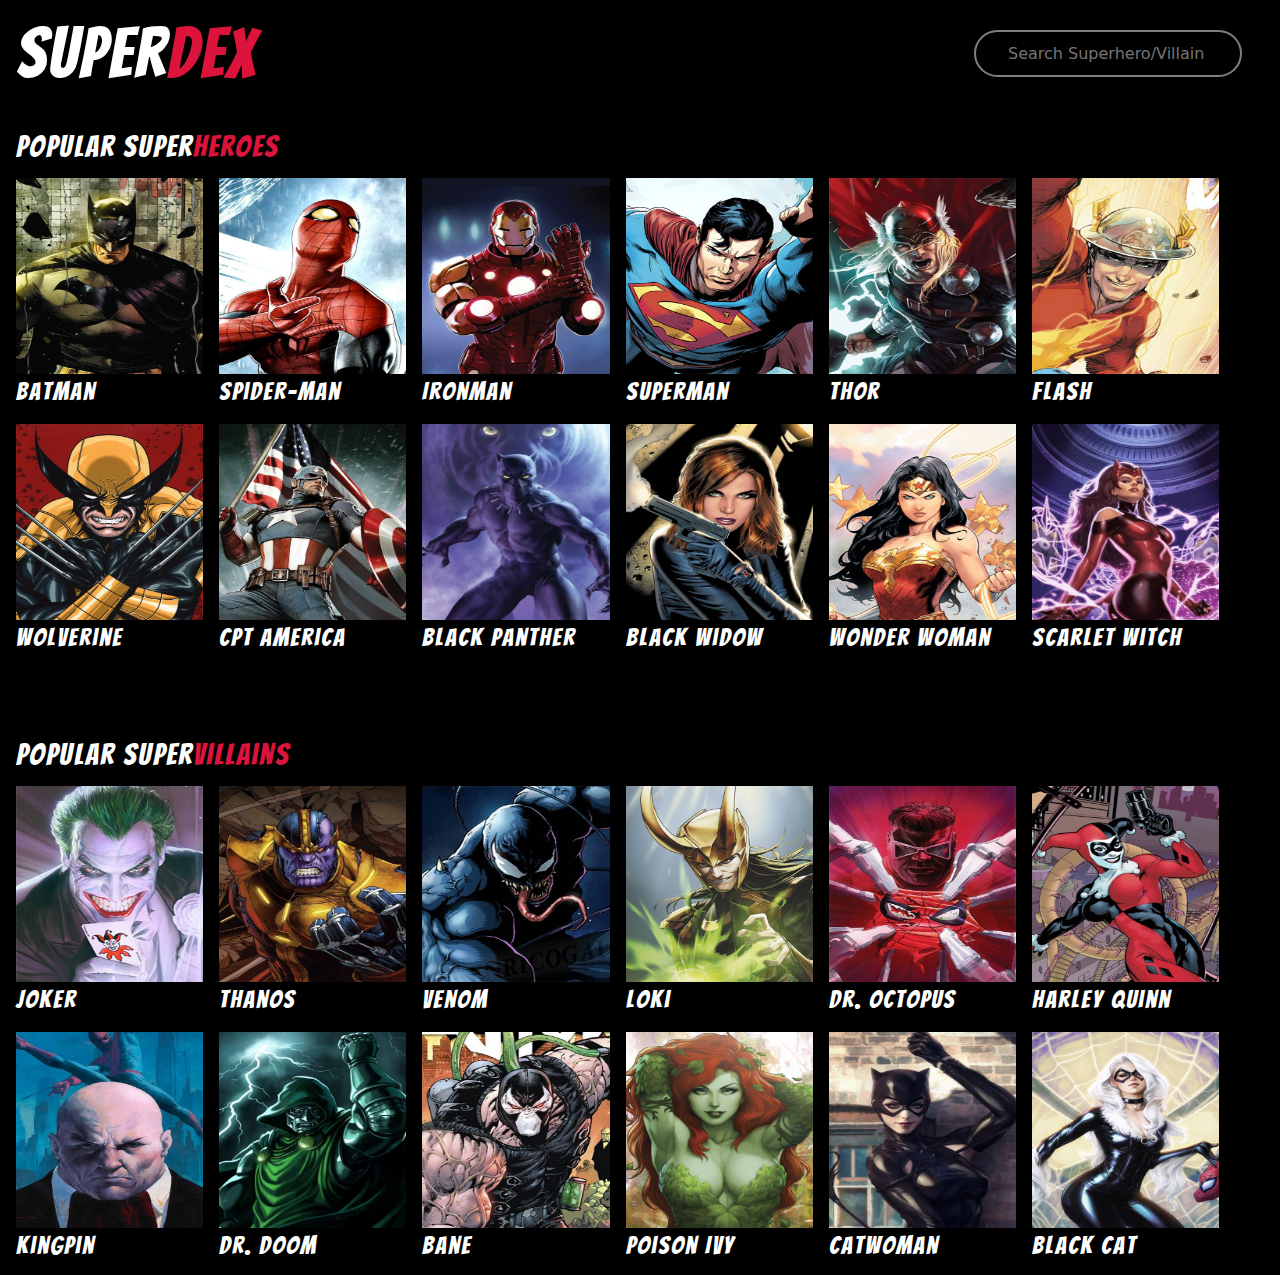
<file: index.html>
<!DOCTYPE html>
<html lang="en">
<head>
    <meta charset="UTF-8">
    <meta name="viewport" content="width=device-width, initial-scale=1.0">
    <link rel="preconnect" href="https://fonts.googleapis.com">
    <link rel="preconnect" href="https://fonts.gstatic.com" crossorigin>
    <link href="https://fonts.googleapis.com/css2?family=Bangers&family=Roboto:ital,wght@0,100;0,300;0,400;0,500;0,700;0,900;1,100;1,300;1,400;1,500;1,700;1,900&display=swap" rel="stylesheet">
    <link rel="stylesheet" href="https://cdnjs.cloudflare.com/ajax/libs/font-awesome/6.6.0/css/all.min.css" integrity="sha512-Kc323vGBEqzTmouAECnVceyQqyqdsSiqLQISBL29aUW4U/M7pSPA/gEUZQqv1cwx4OnYxTxve5UMg5GT6L4JJg==" crossorigin="anonymous" referrerpolicy="no-referrer" />
    <link rel="stylesheet" href="style.css">
    <link rel="stylesheet" href="responsive.css">
    <link rel="shortcut icon" href="images/icon.png" type="image/x-icon">
    <title>SuperDex</title>
</head>
<body>
    <div class="sign"></div>
    <div class="nav">
        <span class="head"><a href="index.html"><h1 class="bangers-regular">Super</h1><h1 class="dex bangers-regular">Dex</h1></a></span>
        <div id="nav-right">
            <form action="" style="display: flex;" class="form-search">
                <input type="text" name="" placeholder="Search Superhero/Villain" autocomplete="off" id="search">
                <button type="submit" id="search-btn"><i class="fa-solid fa-magnifying-glass"></i></button>
                <div class="search-list" id="search-list">
                    <!-- <img src="images/thumbnail-batman.jpg" alt="">
                    <p>Batman</p> -->
                </div>
            </form>
        </div>
    </div>
    <div class="main-wrapper">
        <div class="hero-container">
            <span class="head"><h1>Popular Super</h1><h1 class="dex">Heroes</h1></span>
            <div class="c1">
                <div id="70" class="card"><img src="images/thumbnail-batman.jpg" alt=""><h1>Batman</h1></div>
                <div id="620" class="card"><img src="images/sp.jpg" alt=""><h1>Spider-Man</h1></div>
                <div id="346" class="card"><img src="images/im.jpg" alt=""><h1>IronMan</h1></div>
                <div id="644" class="card"><img src="images/sm.jpg" alt=""><h1>Superman</h1></div>
                <div id="659" class="card"><img src="images/tr.jpg" alt=""><h1>Thor</h1></div>
                <div id="263" class="card"><img src="images/fl.jpg" alt=""><h1>Flash</h1></div>
            </div>
            <div class="c1">
                <div id="717" class="card"><img src="images/wv.jpg" alt=""><h1>Wolverine</h1></div>
                <div id="149" class="card"><img src="images/cap.jpg" alt=""><h1>Cpt America</h1></div>
                <div id="106" class="card"><img src="images/bp.jpg" alt=""><h1>Black Panther</h1></div>
                <div id="107" class="card"><img src="images/bw.jpg" alt=""><h1>Black Widow</h1></div>
                <div id="720" class="card"><img src="images/ww.jpg" alt=""><h1>Wonder Woman</h1></div>
                <div id="579" class="card"><img src="images/sw.jpg" alt=""><h1>Scarlet Witch</h1></div>
            </div>
            <div class="c1resp">
                <div id="70" class="card"><img src="images/thumbnail-batman.jpg" alt=""><h1>Batman</h1></div>
                <div id="620" class="card"><img src="images/sp.jpg" alt=""><h1>Spider-Man</h1></div>
                <div id="346" class="card"><img src="images/im.jpg" alt=""><h1>IronMan</h1></div>
                <div id="644" class="card"><img src="images/sm.jpg" alt=""><h1>Superman</h1></div>
            </div>
            <div class="c1resp">
                <div id="659" class="card"><img src="images/tr.jpg" alt=""><h1>Thor</h1></div>
                <div id="263" class="card"><img src="images/fl.jpg" alt=""><h1>Flash</h1></div>
                <div id="717" class="card"><img src="images/wv.jpg" alt=""><h1>Wolverine</h1></div>
                <div id="149" class="card"><img src="images/cap.jpg" alt=""><h1>Cpt America</h1></div>
            </div>
            <div class="c1resp">
                <div id="106" class="card"><img src="images/bp.jpg" alt=""><h1>Black Panther</h1></div>
                <div id="107" class="card"><img src="images/bw.jpg" alt=""><h1>Black Widow</h1></div>
                <div id="720" class="card"><img src="images/ww.jpg" alt=""><h1>Wonder Woman</h1></div>
                <div id="579" class="card"><img src="images/sw.jpg" alt=""><h1>Scarlet Witch</h1></div>
            </div>
            <div class="c2resp">
                <div id="70" class="card"><img src="images/thumbnail-batman.jpg" alt=""><h1>Batman</h1></div>
                <div id="620" class="card"><img src="images/sp.jpg" alt=""><h1>Spider-Man</h1></div>
                <div id="346" class="card"><img src="images/im.jpg" alt=""><h1>IronMan</h1></div>
            </div>
            <div class="c2resp">
                <div id="644" class="card"><img src="images/sm.jpg" alt=""><h1>Superman</h1></div>
                <div id="659" class="card"><img src="images/tr.jpg" alt=""><h1>Thor</h1></div>
                <div id="263" class="card"><img src="images/fl.jpg" alt=""><h1>Flash</h1></div>
            </div>
            <div class="c2resp">
                <div id="717" class="card"><img src="images/wv.jpg" alt=""><h1>Wolverine</h1></div>
                <div id="149" class="card"><img src="images/cap.jpg" alt=""><h1>Cpt America</h1></div>
                <div id="106" class="card"><img src="images/bp.jpg" alt=""><h1>Black Panther</h1></div>
            </div>
            <div class="c2resp">
                <div id="107" class="card"><img src="images/bw.jpg" alt=""><h1>Black Widow</h1></div>
                <div id="720" class="card"><img src="images/ww.jpg" alt=""><h1>Wonder Woman</h1></div>
                <div id="579" class="card"><img src="images/sw.jpg" alt=""><h1>Scarlet Witch</h1></div>
            </div>
        </div>
        <div class="villain-container">
            <span class="head"><h1>Popular Super</h1><h1 class="dex">Villains</h1></span>
            <div class="c1">
                <div id="370" class="card"><img src="images/jk.jpg" alt=""><h1>Joker</h1></div>
                <div id="655" class="card"><img src="images/than.jpg" alt=""><h1>Thanos</h1></div>
                <div id="687" class="card"><img src="images/vn.jpg" alt=""><h1>Venom</h1></div>
                <div id="414" class="card"><img src="images/lok.jpg" alt=""><h1>Loki</h1></div>
                <div id="225" class="card"><img src="images/doc.jpg" alt=""><h1>Dr. Octopus</h1></div>
                <div id="309" class="card"><img src="images/har.jpg" alt=""><h1>Harley Quinn</h1></div>
            </div>
            <div class="c1">
                <div id="391" class="card"><img src="images/kp.jpg" alt=""><h1>Kingpin</h1></div>
                <div id="222" class="card"><img src="images/doom.jpg" alt=""><h1>Dr. Doom</h1></div>
                <div id="60" class="card"><img src="images/bane.jpg" alt=""><h1>Bane</h1></div>
                <div id="522" class="card"><img src="images/ivy.jpg" alt=""><h1>Poison Ivy</h1></div>
                <div id="165" class="card"><img src="images/cat.jpg" alt=""><h1>Catwoman</h1></div>
                <div id="99" class="card"><img src="images/bcat.jpg" alt=""><h1>Black Cat</h1></div>
            </div>
            <div class="c1resp">
                <div id="370" class="card"><img src="images/jk.jpg" alt=""><h1>Joker</h1></div>
                <div id="655" class="card"><img src="images/than.jpg" alt=""><h1>Thanos</h1></div>
                <div id="687" class="card"><img src="images/vn.jpg" alt=""><h1>Venom</h1></div>
                <div id="414" class="card"><img src="images/lok.jpg" alt=""><h1>Loki</h1></div>
            </div>
            <div class="c1resp">
                <div id="225" class="card"><img src="images/doc.jpg" alt=""><h1>Dr. Octopus</h1></div>
                <div id="309" class="card"><img src="images/har.jpg" alt=""><h1>Harley Quinn</h1></div>
                <div id="391" class="card"><img src="images/kp.jpg" alt=""><h1>Kingpin</h1></div>
                <div id="222" class="card"><img src="images/doom.jpg" alt=""><h1>Dr. Doom</h1></div>
            </div>
            <div class="c1resp">
                <div id="60" class="card"><img src="images/bane.jpg" alt=""><h1>Bane</h1></div>
                <div id="522" class="card"><img src="images/ivy.jpg" alt=""><h1>Poison Ivy</h1></div>
                <div id="165" class="card"><img src="images/cat.jpg" alt=""><h1>Catwoman</h1></div>
                <div id="99" class="card"><img src="images/bcat.jpg" alt=""><h1>Black Cat</h1></div>
            </div>
            <div class="c2resp">
                <div id="370" class="card"><img src="images/jk.jpg" alt=""><h1>Joker</h1></div>
                <div id="655" class="card"><img src="images/than.jpg" alt=""><h1>Thanos</h1></div>
                <div id="687" class="card"><img src="images/vn.jpg" alt=""><h1>Venom</h1></div>
            </div>
            <div class="c2resp">
                <div id="414" class="card"><img src="images/lok.jpg" alt=""><h1>Loki</h1></div>
                <div id="225" class="card"><img src="images/doc.jpg" alt=""><h1>Dr. Octopus</h1></div>
                <div id="309" class="card"><img src="images/har.jpg" alt=""><h1>Harley Quinn</h1></div>
            </div>
            <div class="c2resp">
                <div id="391" class="card"><img src="images/kp.jpg" alt=""><h1>Kingpin</h1></div>
                <div id="222" class="card"><img src="images/doom.jpg" alt=""><h1>Dr. Doom</h1></div>
                <div id="60" class="card"><img src="images/bane.jpg" alt=""><h1>Bane</h1></div>
            </div>
            <div class="c2resp">
                <div id="522" class="card"><img src="images/ivy.jpg" alt=""><h1>Poison Ivy</h1></div>
                <div id="165" class="card"><img src="images/cat.jpg" alt=""><h1>Catwoman</h1></div>
                <div id="99" class="card"><img src="images/bcat.jpg" alt=""><h1>Black Cat</h1></div>
            </div>
        </div>

    </div>
    <script src="app.js"></script>
</body>
</html>
</file>
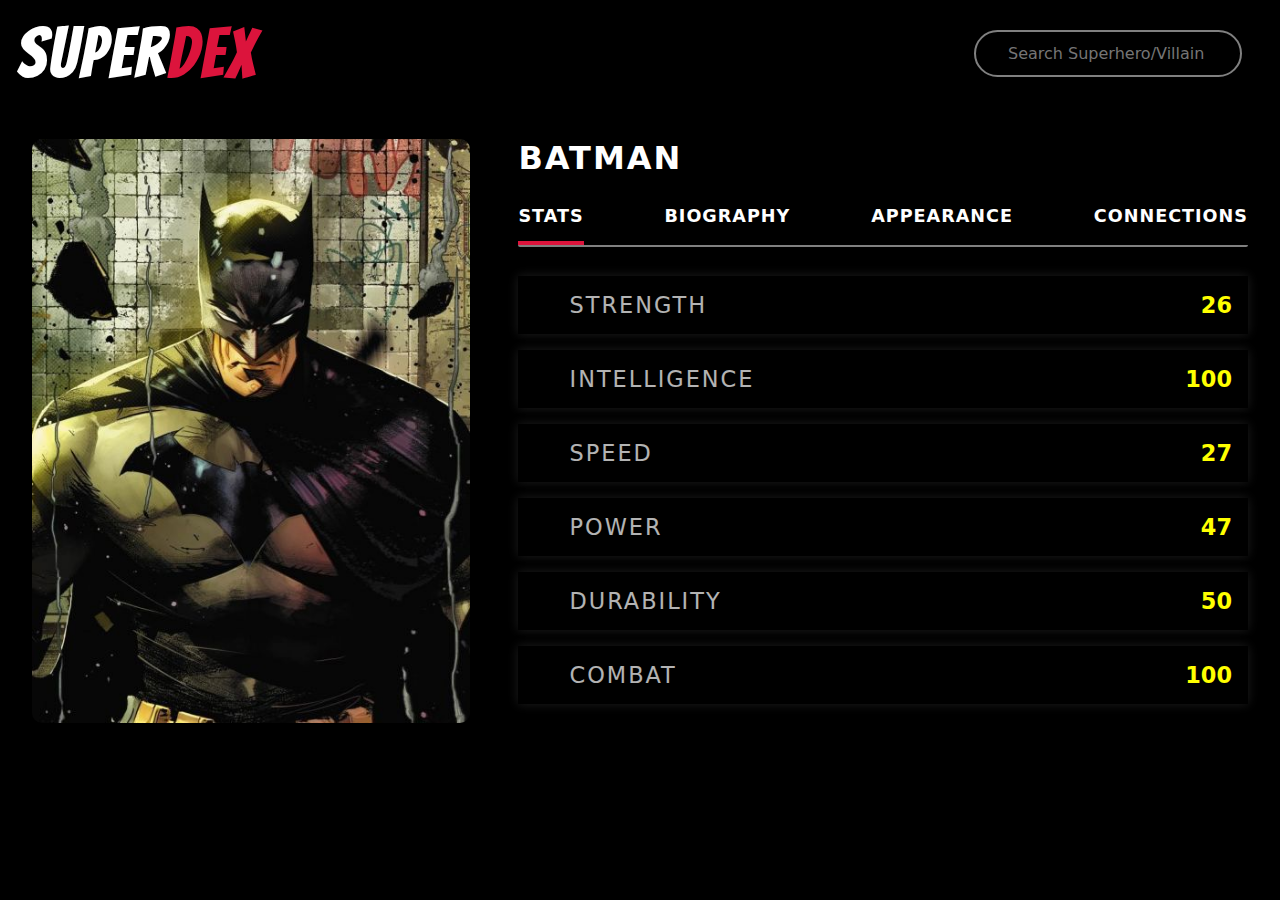
<file: superhero.html>
<!DOCTYPE html>
<html lang="en">
<head>
    <meta charset="UTF-8">
    <meta name="viewport" content="width=device-width, initial-scale=1.0">
    <link rel="preconnect" href="https://fonts.googleapis.com">
    <link rel="preconnect" href="https://fonts.gstatic.com" crossorigin>
    <link href="https://fonts.googleapis.com/css2?family=Bangers&family=Roboto:ital,wght@0,100;0,300;0,400;0,500;0,700;0,900;1,100;1,300;1,400;1,500;1,700;1,900&display=swap" rel="stylesheet">
    <link rel="stylesheet" href="https://cdnjs.cloudflare.com/ajax/libs/font-awesome/6.6.0/css/all.min.css" integrity="sha512-Kc323vGBEqzTmouAECnVceyQqyqdsSiqLQISBL29aUW4U/M7pSPA/gEUZQqv1cwx4OnYxTxve5UMg5GT6L4JJg==" crossorigin="anonymous" referrerpolicy="no-referrer" />
    <link rel="stylesheet" href="style.css">
    <link rel="stylesheet" href="responsive.css">
    <link rel="shortcut icon" href="images/icon.png" type="image/x-icon">
    <title>SuperDex</title>
</head>
<body>
    <div class="sign"></div>
    <div class="nav">
        <span class="head"><a href="index.html" class="bangers-regular"><h1>Super</h1><h1 class="dex">Dex</h1></a></span>
        <div id="nav-right">
            <form action="" style="display: flex;" class="form-search">
                <input type="text" name="" placeholder="Search Superhero/Villain" autocomplete="off" id="search">
                <button type="submit" id="search-btn"><i class="fa-solid fa-magnifying-glass"></i></button>
                <div class="search-list" id="search-list">
                    <div class="search-list-item">
                        <!-- <img src="images/thumbnail-batman.jpg" alt="">
                        <p>Batman</p> -->
                    </div>
                </div>
            </form>
        </div>
    </div>
    <div class="main-body">
        <div class="main-content">
            <div class="image">
                <img src="images/thumbnail-batman.jpg" alt="">
            </div>
            <div class="c-list">
                <div class="name">Batman</div>
                <div class="tabs">
                    <button class="tab" id="1">
                        <span>Stats</span>
                    </button>
                    <button class="tab" id="2">
                        <span>Biography</span>
                    </button>
                    <button class="tab" id="3">
                        <span>Appearance</span>
                    </button>
                    <button class="tab" id="4">
                        <span>Connections</span>
                    </button>
                </div>
                <div class="tabs-bodies">
                    <ul class="tab-body stats">
                        <li>
                            <div>
                                <i class="fa-solid fa-dumbbell"></i>
                                <span>Strength</span>
                            </div>
                            <span>26</span>
                        </li>
                        <li>
                            <div>
                                <i class="fa-solid fa-brain"></i>
                                <span>Intelligence</span>
                            </div>
                            <span>100</span>
                        </li>
                        <li>
                            <div>
                                <i class="fa-solid fa-person-running"></i>
                                <span>Speed</span>
                            </div>
                            <span>27</span>
                        </li>
                        <li>
                            <div>
                                <i class="fa-solid fa-hand-fist"></i>
                                <span>Power</span>
                            </div>
                            <span>47</span>
                        </li>
                        <li>
                            <div>
                                <i class="fa-solid fa-shield"></i>
                                <span>Durability</span>
                            </div>
                            <span>50</span>
                        </li>
                        <li>
                            <div>
                                <i class="fa-solid fa-khanda"></i>
                                <span>Combat</span>
                            </div>
                            <span>100</span>
                        </li>
                    </ul>
                    <ul class="tab-body biography">
                        <li>
                            <span>Full Name: </span>
                            <span>Bruce Wayne</span>
                        </li>
                        <li>
                            <span>Alter Egos: </span>
                            <span>No alter egos found</span>
                        </li>
                        <li>
                            <span>Aliases: </span>
                            <span>Batman II, The Tomorrow Knight, Batman Beyond</span>
                        </li>
                        <li>
                            <span>Place of Birth: </span>
                            <span>Gotham City</span>
                        </li>
                        <li>
                            <span>First Appearance: </span>
                            <span>Batman Beyond #1</span>
                        </li>
                        <li>
                            <span>Publishers: </span>
                            <span>DC comics</span>
                        </li>
                    </ul>
                    <ul class="tab-body appearance">
                        <li>
                            <span>
                                <i class="fa-solid fa-star"></i>Gender
                            </span>
                            <span>Male</span>
                        </li>
                        <li>
                            <span>
                                <i class="fa-solid fa-star"></i>Race
                            </span>
                            <span>Human</span>
                        </li>
                        <li>
                            <span>
                                <i class="fa-solid fa-star"></i>Height
                            </span>
                            <span>5' 10'</span>
                        </li>
                        <li>
                            <span>
                                <i class="fa-solid fa-star"></i>Weight
                            </span>
                            <span>170 lb</span>
                        </li>
                        <li>
                            <span>
                                <i class="fa-solid fa-star"></i>Eye-color
                            </span>
                            <span>Blue</span>
                        </li>
                        <li>
                            <span>
                                <i class="fa-solid fa-star"></i>Hair-color
                            </span>
                            <span>Black</span>
                        </li>
                    </ul>
                    <ul class="tab-body connections">
                        <li>
                            <span>Group--Affiliation</span>
                            <span>Batman Family, Justice League Unlimited</span>
                        </li>
                        <li>
                            <span>Relatives</span>
                            <span>Damian Wayne (son), Dick Grayson (adopted son), Tim Drake (adopted son), Jason Todd (adopted son), Cassandra Cain (adopted ward), Martha Wayne (mother, deceased), Thomas Wayne (father, deceased), Alfred Pennyworth (former guardian), Roderick Kane (grandfather, deceased), Elizabeth Kane (grandmother, deceased), Nathan Kane (uncle, deceased), Simon Hurt (ancestor), Wayne Family</span>
                        </li>
                    </ul>
                </div>
            </div>
        </div>
    </div>
    <script src="app.js"></script>
</body>
</html>
</file>
<file: style.css>
*{
    margin: 0;
    padding: 0;
    border: border-box;
    color: white;
    font-family: system-ui, -apple-system, BlinkMacSystemFont, 'Segoe UI', Roboto, Oxygen, Ubuntu, Cantarell, 'Open Sans', 'Helvetica Neue', sans-serif;
}

@font-face {
    font-family: hero;
    src: url("Bangers-Regular.ttf");
}

.sign{
    z-index: 10000;
    position: fixed;
    display: none;
    transition: all 0.2s;
    height: 100px;
    width: 100px;
}

.snh{
    display: block;
}

.cursor0{
    background-image: url('images/pow.png');
    background-size: cover;
}

.cursor1{
    background-size: cover;
    background-image: url('images/boom.png');
}

.cursor2{
    background-size: cover;
    background-image: url('images/bang.png');
}

html,body{
    height: 100%;
    width: 100%;
}

body{
    background-color: black;
}

h1{
    font-size: 70px;
    font-family: hero;
    font-weight: 400;
    color: white;
    letter-spacing: 2px;
}

.nav{
    display: flex;
    justify-content: space-between;
    align-items: center;
    padding: 1rem 1rem;
    max-width: 100vw;
}

.dex{
    color: crimson;
}

.head{
    display: flex;
}

.head a{
    display: flex;
    text-decoration: none;
    letter-spacing: 4px;
}

#nav-right{
    display: flex;
    justify-content: center;
    align-items: center;
    width: 25%;
}

form{
    padding: 0.75rem 2rem;
    /* outline: none; */
    border-radius: 50px;
    /* font-size: 1rem; */
    background-color: transparent;
    border: 2px solid gray;
    color: white;
    max-width: 100%;
    position: relative;
}

#search{
    border: none;
    outline: none;
    font-size: 1rem;
    max-width: 100%;
    background-color: transparent;
}

#search-btn{
    color: white;
    font-size: 1.1rem;
    border: none;
    background-color: transparent;
    outline: none;
    max-width: 50%;
}

.search-list{
    z-index: 10;
    position: absolute;
    top: calc(100% + 0.75rem);
    left: 0;
    min-width: 100%;
    max-height: 420px;
    overflow-y: scroll;
}

.search-list-item{
    display: flex;
    align-items: center;
    padding: 0.4rem 0;
    background-color: black;
}

.search-list-item img{
    width: 70px;
    margin-right: 0.5rem;
}

.search-list-item p{
    font-weight: 700;
    cursor: pointer;
}

.main-wrapper{
    height: 100dvh;
    max-width: 100vw;
    background-color: black;
}

.hero-container{
    height: 40vw;
    max-width: 100%;
    /* background-color: beige; */
    padding: 1.5rem 1rem;
    margin-bottom: 3rem;
}

.hero-container h1,.villain-container h1{
    font-size: 30px;
    /* text-decoration: underline; */
}

.card h1{
    font-size: 25px;
    text-decoration: none;
}

.c1{
    max-width: 100%;
    height: 45%;
    display: flex;
    /* background-color: blue; */
    margin-top: 1rem;
}

.c1resp{
    max-width: 100%;
    height: 45%;
    display: flex;
    /* background-color: blue; */
    margin-top: 1rem;
    display: none;
}

.c2resp{
    display: none;
}

.c1resp .card{
    margin-right: 1rem;
    width: 24%;
    /* height: 100%; */
    background-color: black;
    background-position: center;
    background-size: cover;
    cursor: pointer;
    transition: all 0.3s;
}

.card{
    /* margin-top: 0.75rem; */
    margin-right: 1rem;
    width: 15%;
    height: 100%;
    background-color: black;
    background-position: center;
    background-size: cover;
    cursor: pointer;
    transition: all 0.3s;
}

.card:hover{
    scale: 1.1;
}

.card img{
    width: 100%;
    height: 85%;
}

.villain-container{
    height: 40vw;
    max-width: 100%;
    /* background-color: brown; */
    padding: 1.5rem 1rem;
    margin-top: 1rem;
}

.last{
    margin-bottom: 1rem;
}

li{
    list-style: none;
}

button{
    outline: none;
    border: none;
    background-color: transparent;
    font-size: 1rem;
}

.tabs{
    display: flex;
    align-items: center;
    justify-content: space-between;
    border-bottom: 2px solid gray;
    border-radius: 2px;
    padding-bottom: 1.2rem;
    margin: 1.8rem 0;
}

.tab{
    text-transform: uppercase;
    letter-spacing: 1px;
    position: relative;
    font-weight: 600;
    font-size: 1.1rem;
    color: white;
    cursor: pointer;
    transition: all 0.3s ease-in-out;
}

.tab:hover{
    opacity: 0.9;
}

.tab.active-tab::after{
    content: "";
    left: 0;
    width: 100%;
    position: absolute;
    background-color: crimson;
    height: 4px;
    bottom: -1.2rem;
}

.main-content{
    margin: 2rem 2rem;
    display: grid;
    grid-template-columns: 2fr 3fr;
}

.main-content img{
    width: 90%;
    border-radius: 10px;
    overflow: hidden;
}

.main-content .name{
    text-transform: uppercase;
    letter-spacing: 2px;
    font-size: 2rem;
    font-weight: 600;
}

.stats{
    display: none;
}

.stats li{
    display: flex;
    justify-content: space-between;
    margin: 1rem auto;
    padding: 1rem;
    font-size: 1.4rem;
    box-shadow: 0 0 10px rgba(77, 77, 77, 0.377);
}

.stats li div i{
    color: crimson;
    font-size: 1.4rem;
}

.stats li div span{
    text-transform: uppercase;
    letter-spacing: 2px;
    border-radius: 5px;
    padding: 0 1rem;
    margin: 0 1.2rem;
    opacity: 0.7;
    font-size: 1.4rem;
}

.stats li>span{
    color: yellow;
    font-weight: 600;
}

.biography{
    display: none;
}

.biography li{
    margin: 3rem 0;
}

.biography li span{
    font-weight: 600;
    font-size: 1.3rem;
}

.biography li span:first-child{
    color: crimson;
    font-weight: 600;
    /* opacity: 0.7; */
}

.appearance{
    display: none;
}

.appearance li{
    margin: 3rem 0;
    display: flex;
    align-items: center;
    justify-content: space-between;
}

.appearance li span{
    font-size: 1.3rem;
}

.appearance li span i{
    color: yellow;
    font-size: 1.3rem;
    padding-right: 1rem;
}

.appearance li span:nth-child(2){
    background-color: crimson;
    border-radius: 2rem;
    padding: 0 1rem;
    text-align: right;
}

.connections{
    display: none;
}

.connections li{
    display: flex;
    flex-direction: column;
    justify-content: flex-start;
}

.connections li span:first-child{
    color: rgba(255, 255, 0, 0.815);
    font-size: 1.4rem;
    font-weight: 700;
}

.connections li span:last-child{
    margin-top: 0.75rem;
    margin-bottom: 2rem;
    font-size: 1.15rem;
}

.show-tab{
    display: block;
}
</file>
<file: responsive.css>
@media (max-width: 1100px) {
    .nav{
        display: flex;
        justify-content: space-between;
        align-items: center;
        padding: 1rem 1rem;
        max-width: 93vw;
    }
    
    form{
        padding: 0.75rem 1rem;
    }
    
    button{
        outline: none;
        border: none;
        background-color: transparent;
        font-size: 1rem;
    }
    
    .tabs{
        display: flex;
        align-items: center;
        justify-content: space-between;
        border-bottom: 2px solid gray;
        border-radius: 2px;
        padding-bottom: 1.2rem;
        margin: 1.8rem 0;
    }
    
    .tab{
        text-transform: uppercase;
        letter-spacing: 1px;
        position: relative;
        font-weight: 600;
        font-size: 1rem;
        color: white;
        cursor: pointer;
        transition: all 0.3s ease-in-out;
    }
    
    .tab:hover{
        opacity: 0.9;
    }
    
    .tab.active-tab::after{
        content: "";
        left: 0;
        width: 100%;
        position: absolute;
        background-color: crimson;
        height: 4px;
        bottom: -1.2rem;
    }
    
    .main-content{
        margin: 2rem 2rem;
        display: grid;
        grid-template-columns: 2fr 3fr;
    }
    
    .main-content img{
        width: 90%;
        border-radius: 10px;
        margin-top: 25%;
        overflow: hidden;
    }
    
    .main-content .name{
        text-transform: uppercase;
        letter-spacing: 2px;
        font-size: 1.75rem;
        font-weight: 600;
    }
    
    .stats{
        display: none;
    }
    
    .stats li{
        display: flex;
        justify-content: space-between;
        margin: 1rem auto;
        padding: 1rem;
        font-size: 1.2rem;
        box-shadow: 0 0 10px rgba(77, 77, 77, 0.377);
    }
    
    .stats li div i{
        color: crimson;
        font-size: 1.3rem;
    }
    
    .stats li div span{
        text-transform: uppercase;
        letter-spacing: 2px;
        border-radius: 5px;
        padding: 0 1rem;
        margin: 0 1.2rem;
        opacity: 0.7;
        font-size: 1.2rem;
    }
    
    .stats li>span{
        color: yellow;
        font-weight: 600;
    }
    
    .biography{
        display: none;
    }
    
    .biography li{
        margin: 3rem 0;
    }
    
    .biography li span{
        font-weight: 600;
        font-size: 1.2rem;
    }
    
    .biography li span:first-child{
        color: crimson;
        font-weight: 600;
        /* opacity: 0.7; */
    }
    
    .appearance{
        display: none;
    }
    
    .appearance li{
        margin: 3rem 0;
        display: flex;
        align-items: center;
        justify-content: space-between;
    }
    
    .appearance li span{
        font-weight: 600;
        font-size: 1.2rem;
    }
    
    .appearance li span i{
        color: yellow;
        font-size: 1.2rem;
        padding-right: 0.75rem;
    }
    
    .appearance li span:nth-child(2){
        background-color: crimson;
        border-radius: 2rem;
        padding: 0 1rem;
        text-align: right;
    }
    
    .connections{
        display: none;
    }
    
    .connections li{
        display: flex;
        flex-direction: column;
        justify-content: flex-start;
    }
    
    .connections li span:first-child{
        color: rgba(255, 255, 0, 0.815);
        font-size: 1.4rem;
        font-weight: 700;
    }
    
    .connections li span:last-child{
        margin-top: 0.75rem;
        margin-bottom: 2rem;
        font-size: 1.15rem;
    }
    
    .show-tab{
        display: block;
    }
}

@media (max-width:970px) {
    .nav{
        display: flex;
        justify-content: space-between;
        align-items: center;
        padding: 1rem 0rem;
        max-width: 93vw;
        
        position: relative;
    }
    
    #nav-right{
        display: flex;
        justify-content: center;
        align-items: center;
        width: 25%;
    }
    
    form{
        padding: 0.75rem 1rem;
        /* outline: none; */
        border-radius: 50px;
        /* font-size: 1rem; */
        background-color: transparent;
        border: 2px solid gray;
        color: white;
        max-width: 100%;
        position: absolute;
    }
    
    #search{
        border: none;
        outline: none;
        font-size: 1rem;
        max-width: 100%;
        background-color: transparent;
    }
    
    .search-list-item img{
        width: 50px;
        margin-right: 0.5rem;
    }
    
    .main-wrapper{
        max-width: 100vw;
    }

    .hero-container{
        height: auto;
        max-width: 100%;
        /* background-color: beige; */
        padding: 1.5rem 1rem;
        margin-bottom: 2rem;
    }

    .villain-container{
        height: auto;
    }

    .c1resp{
        display: flex;
    }

    .c1resp .card{

    }

    .c1{
        display: none;
    }
    
    button{
        outline: none;
        border: none;
        background-color: transparent;
        font-size: 1rem;
    }
    
    .tabs{
        display: flex;
        align-items: center;
        justify-content: space-between;
        border-bottom: 2px solid gray;
        border-radius: 2px;
        padding-bottom: 1.2rem;
        margin: 1.8rem 0;
    }
    
    .tab{
        text-transform: uppercase;
        letter-spacing: 1px;
        position: relative;
        font-weight: 600;
        font-size: 0.9rem;
        color: white;
        cursor: pointer;
        transition: all 0.3s ease-in-out;
    }
    
    .tab:hover{
        opacity: 0.9;
    }
    
    .tab.active-tab::after{
        content: "";
        left: 0;
        width: 100%;
        position: absolute;
        background-color: crimson;
        height: 4px;
        bottom: -1.2rem;
    }
    
    .main-content{
        margin: 2rem 2rem;
        display: grid;
        grid-template-columns: 2fr 3fr;
    }
    
    .main-content img{
        width: 90%;
        margin-top: 50%;
        border-radius: 10px;
        overflow: hidden;
    }
    
    .main-content .name{
        text-transform: uppercase;
        letter-spacing: 2px;
        font-size: 1.4rem;
        font-weight: 600;
    }
    
    .stats{
        display: none;
    }
    
    .stats li{
        display: flex;
        justify-content: space-between;
        margin: 1rem auto;
        padding: 1rem;
        font-size: 1.1rem;
        box-shadow: 0 0 10px rgba(77, 77, 77, 0.377);
    }
    
    .stats li div i{
        color: crimson;
        font-size: 1.2rem;
    }
    
    .stats li div span{
        text-transform: uppercase;
        letter-spacing: 2px;
        border-radius: 5px;
        padding: 0 1rem;
        margin: 0 1.2rem;
        opacity: 0.7;
        font-size: 1.2rem;
    }
    
    .stats li>span{
        color: yellow;
        font-weight: 600;
    }
    
    .biography{
        display: none;
    }
    
    .biography li{
        margin: 3rem 0;
    }
    
    .biography li span{
        font-weight: 600;
        font-size: 1.2rem;
    }
    
    .biography li span:first-child{
        color: crimson;
        font-weight: 600;
        /* opacity: 0.7; */
    }
    
    .appearance{
        display: none;
    }
    
    .appearance li{
        margin: 3rem 0;
        display: flex;
        align-items: center;
        justify-content: space-between;
    }
    
    .appearance li span{
        font-size: 1.1rem;
    }
    
    .appearance li span i{
        color: yellow;
        font-size: 1.2rem;
        padding-right: 1rem;
    }
    
    .appearance li span:nth-child(2){
        background-color: crimson;
        border-radius: 2rem;
        padding: 0 1rem;
        text-align: right;
    }
    
    .connections{
        display: none;
    }
    
    .connections li{
        display: flex;
        flex-direction: column;
        justify-content: flex-start;
    }
    
    .connections li span:first-child{
        color: rgba(255, 255, 0, 0.815);
        font-size: 1.3rem;
        font-weight: 700;
    }
    
    .connections li span:last-child{
        margin-top: 0.75rem;
        margin-bottom: 2rem;
        font-size: 1.1rem;
    }
    
    .show-tab{
        display: block;
    }
}

@media (max-width:760px) {
    h1{
        font-size: 55px;
    }
    
    .nav{
        display: flex;
        justify-content: space-between;
        align-items: center;
        padding: 1rem 1rem;
        max-width: 92vw;
    }
    
    form{
        padding: 0.75rem 2rem;
        /* outline: none; */
        border-radius: 50px;
        /* font-size: 1rem; */
        background-color: transparent;
        border: 2px solid gray;
        color: white;
        max-width: 100%;
        position: relative;
    }
    
    #search{
        border: none;
        outline: none;
        font-size: 0.8rem;
        max-width: 100%;
        background-color: transparent;
    }
    
    #search-btn{
        color: white;
        font-size: 1rem;
        border: none;
        background-color: transparent;
        outline: none;
        max-width: 50%;
    }
    
    .search-list-item{
        display: flex;
        align-items: center;
        padding: 0.4rem 0;
        background-color: black;
    }
    
    .search-list-item img{
        width: 50px;
        margin-right: 0.5rem;
    }
    
    .search-list-item p{
        font-weight: 700;
        font-size: 14px;
        cursor: pointer;
    }
    
    .main-wrapper{
        height: 100dvh;
        max-width: 100vw;
        background-color: black;
    }
    
    .hero-container{
        height: auto;
        max-width: 100%;
        /* background-color: beige; */
        padding: 1.5rem 1rem;
        margin-bottom: 2rem;
    }

    .villain-container{
        height: auto;
    }

    .c1resp{
        display: flex;
    }

    .c1resp .card{

    }

    .c1{
        display: none;
    }
    .tabs{
        display: flex;
        align-items: center;
        justify-content: space-between;
        border-bottom: 2px solid gray;
        border-radius: 2px;
        padding-bottom: 1.2rem;
        margin: 1.8rem 0;
    }
    
    .tab{
        text-transform: uppercase;
        letter-spacing: 1px;
        position: relative;
        font-weight: 600;
        font-size: 0.75rem;
        color: white;
        cursor: pointer;
        transition: all 0.3s ease-in-out;
    }
    
    .tab:hover{
        opacity: 0.9;
    }
    
    .tab.active-tab::after{
        content: "";
        left: 0;
        width: 100%;
        position: absolute;
        background-color: crimson;
        height: 4px;
        bottom: -1.2rem;
    }
    
    .main-content{
        margin: 2rem 2rem;
        display: grid;
        grid-template-columns: 2fr 3fr;
    }
    
    .main-content img{
        width: 95%;
        border-radius: 10px;
        /* height: 60%; */
        overflow: hidden;
    }
    
    .main-content .name{
        text-transform: uppercase;
        letter-spacing: 2px;
        font-size: 1.4rem;
        font-weight: 600;
    }
    
    .stats li{
        display: flex;
        justify-content: space-between;
        margin: 1rem auto;
        padding: 0.75rem;
        font-size: 1.1rem;
        box-shadow: 0 0 10px rgba(77, 77, 77, 0.377);
    }
    
    .stats li div i{
        color: crimson;
        font-size: 1.2rem;
    }
    
    .stats li div span{
        text-transform: uppercase;
        letter-spacing: 2px;
        border-radius: 5px;
        padding: 0 1rem;
        margin: 0 1.2rem;
        opacity: 0.7;
        font-size: 1.1rem;
    }
    
    .stats li>span{
        color: yellow;
        font-weight: 600;
    }
    
    .biography{
        display: none;
    }
    
    .biography li{
        margin: 2rem 0;
    }
    
    .biography li span{
        font-weight: 600;
        font-size: 1.1rem;
    }
    
    .biography li span:first-child{
        color: crimson;
        font-weight: 600;
        /* opacity: 0.7; */
    }
    
    .appearance{
        display: none;
    }
    
    .appearance li{
        margin: 2.2rem 0;
        display: flex;
        align-items: center;
        justify-content: space-between;
    }
    
    .appearance li span{
        font-size: 1.1rem;
    }
    
    .appearance li span i{
        color: yellow;
        font-size: 1.2rem;
        padding-right: 1rem;
    }
    
    .appearance li span:nth-child(2){
        background-color: crimson;
        border-radius: 2rem;
        padding: 0 1rem;
        text-align: right;
    }
    
    .connections{
        display: none;
    }
    
    .connections li{
        display: flex;
        flex-direction: column;
        justify-content: flex-start;
    }
    
    .connections li span:first-child{
        color: rgba(255, 255, 0, 0.815);
        font-size: 1.2rem;
        font-weight: 700;
    }
    
    .connections li span:last-child{
        margin-top: 0.75rem;
        margin-bottom: 2rem;
        font-size: 1rem;
    }
    
    .show-tab{
        display: block;
    }
}

@media (max-width:650px) {
    h1{
        font-size: 50px;
    }
    
    .dex{
        color: crimson;
    }
    
    .head{
        display: flex;
    }
    
    .head a{
        display: flex;
        text-decoration: none;
        letter-spacing: 2px;
    }
    
    #nav-right{
        display: flex;
        justify-content: center;
        align-items: center;
        width: 30%;
    }
    
    form{
        padding: 0.75rem 1rem;
        /* outline: none; */
        border-radius: 50px;
        /* font-size: 1rem; */
        background-color: transparent;
        border: 2px solid gray;
        color: white;
        max-width: 100%;
        position: relative;
    }
    
    #search{
        border: none;
        outline: none;
        font-size: 0.7rem;
        max-width: 100%;
        background-color: transparent;
    }
    
    #search-btn{
        color: white;
        font-size: 0.8rem;
        border: none;
        background-color: transparent;
        outline: none;
        max-width: 50%;
    }
    
    .search-list-item img{
        width: 50px;
        margin-right: 0.5rem;
    }
    
    .search-list-item p{
        font-weight: 700;
        font-size: 11px;
        cursor: pointer;
    }
    
    .main-wrapper{
        height: auto;
        max-width: 100vw;
        background-color: black;
    }
    
    .hero-container{
        height: auto;
        max-width: 100%;
        /* background-color: beige; */
        padding: 1.5rem 1rem;
        margin-bottom: 0rem;
    }

    .villain-container{
        margin-top: 0rem;
        height: auto;
    }

    .c1resp{
        display: flex;
    }

    .c1resp .card{

    }

    .c1{
        display: none;
    }
    
    li{
        list-style: none;
    }
    
    button{
        outline: none;
        border: none;
        background-color: transparent;
        font-size: 1rem;
    }

    .main-body{
        padding: 0;
    }
    
    .tabs{
        display: flex;
        align-items: center;
        justify-content: space-between;
        border-bottom: 2px solid gray;
        border-radius: 2px;
        padding-bottom: 1.2rem;
        margin: 1.8rem 0;
        gap: 1.5rem;
        width: 100%;
    }
    
    .tab{
        text-transform: uppercase;
        /* letter-spacing: 1px; */
        position: relative;
        font-weight: 600;
        font-size: 1rem;
        color: white;
        cursor: pointer;
        transition: all 0.3s ease-in-out;
    }
    
    .tab:hover{
        opacity: 0.9;
    }
    
    .tab.active-tab::after{
        content: "";
        left: 0;
        width: 100%;
        position: absolute;
        background-color: crimson;
        height: 4px;
        bottom: -1.2rem;
    }
    
    .main-content{
        /*  */
        /* margin: 2rem 2rem; */
        display: flex;
        flex-direction: column;
        justify-content: flex-start;
        align-items:center;
        max-width: 100%;
    }
    
    .image{
        display: flex;
        justify-content: flex-start;
        align-items: flex-start;
    }

    .main-content img{
        margin-top: 0;
        height: 100%;
        width: 100%;
        border-radius: 10px;
        overflow: hidden;
    }
    
    .main-content .name{
        position: relative;
        text-transform: uppercase;
        letter-spacing: 2px;
        font-size: 2rem;
        font-weight: 600;
        display: flex;
        justify-content: flex-start;
        align-items: flex-start;
    }
    
    .stats{
        display: none;
        width: 100%;
    }
    
    .stats li{
        display: flex;
        justify-content: space-between;
        align-items: flex-start;
        max-width: 100%;
        margin: 1rem 0;
        padding: 1rem;
        font-size: 1.4rem;
        box-shadow: 0 0 10px rgba(77, 77, 77, 0.377);
    }
    
    .stats li div i{
        color: crimson;
        font-size: 1.4rem;
    }
    
    .stats li div span{
        text-transform: uppercase;
        letter-spacing: 2px;
        border-radius: 5px;
        padding: 0 1rem;
        margin: 0 1.2rem;
        opacity: 0.7;
        font-size: 1.4rem;
    }
    
    .stats li>span{
        color: yellow;
        font-weight: 600;
    }
    
    .biography{
        display: none;
        width: 100%;
    }
    
    .biography li{
        margin: 3rem 0;
        width: 100%;
    }
    
    .biography li span{
        font-weight: 600;
        font-size: 1.3rem;
    }
    
    .biography li span:first-child{
        color: crimson;
        font-weight: 600;
        /* opacity: 0.7; */
    }
    
    .appearance{
        display: none;
        width: 100%;
    }
    
    .appearance li{
        margin: 3rem 0;
        width: 100%;
        display: flex;
        align-items: center;
        justify-content: space-between;
    }
    
    .appearance li span{
        font-size: 1.3rem;
    }
    
    .appearance li span i{
        color: yellow;
        font-size: 1.3rem;
        padding-right: 1rem;
    }
    
    .appearance li span:nth-child(2){
        background-color: crimson;
        border-radius: 2rem;
        padding: 0 1rem;
        text-align: right;
    }
    
    .connections{
        display: none;
        width: 100%;
    }
    
    .connections li{
        width: 100%;
        display: flex;
        flex-direction: column;
        justify-content: flex-start;
    }
    
    .connections li span:first-child{
        color: rgba(255, 255, 0, 0.815);
        font-size: 1.4rem;
        font-weight: 700;
    }
    
    .connections li span:last-child{
        margin-top: 0.75rem;
        margin-bottom: 2rem;
        font-size: 1.15rem;
    }
    
    .show-tab{
        display: block;
    }
}

@media (max-width:540px) {
    
    h1{
        font-size: 60px;
        margin-bottom: 1rem;
        font-family: hero;
        font-weight: 400;
        color: white;
        letter-spacing: 2px;
    }
    
    .nav{
        display: flex;
        flex-direction: column;
        justify-content: center;
        align-items: center;
        padding: 1rem 1rem;
        max-width: 89vw;
        
    }
    
    .dex{
        color: crimson;
    }
    
    .head{
        display: flex;
    }
    
    .head a{
        display: flex;
        text-decoration: none;
        letter-spacing: 4px;
    }
    
    #nav-right{
        display: flex;
        justify-content: center;
        align-items: center;
        width: 50%;
    }
    
    form{
        padding: 0.75rem 2rem;
        /* outline: none; */
        border-radius: 50px;
        /* font-size: 1rem; */
        background-color: transparent;
        border: 2px solid gray;
        color: white;
        max-width: 100%;
        position: relative;
    }
    
    #search{
        border: none;
        outline: none;
        font-size: 1rem;
        max-width: 100%;
        background-color: transparent;
    }
    
    #search-btn{
        color: white;
        font-size: 1.1rem;
        border: none;
        background-color: transparent;
        outline: none;
        max-width: 50%;
    }
    
    .search-list{
        z-index: 10;
        position: absolute;
        top: calc(100% + 0.75rem);
        left: 0;
        min-width: 100%;
        max-height: 420px;
        overflow-y: scroll;
    }
    
    .search-list-item{
        display: flex;
        align-items: center;
        padding: 0.4rem 0;
        background-color: black;
    }
    
    .search-list-item img{
        width: 70px;
        margin-right: 0.5rem;
    }
    
    .search-list-item p{
        font-weight: 700;
        cursor: pointer;
    }
    
    .main-wrapper{
        height: auto;
        max-width: 100vw;
        background-color: black;
    }
    
    .hero-container{
        height: auto;
        max-width: 100%;
        /* background-color: beige; */
        padding: 1.5rem 1rem;
        margin-bottom: -1rem;
    }

    .villain-container{
        margin-top: 0rem;
        margin-bottom: -1rem;
        height: auto;
    }

    .c1resp{
        display: flex;
    }

    .c1resp .card{
        width: 25%;
    }

    .c1resp .card h1{
        font-size: 16px;
    }

    .c1{
        display: none;
    }
    
    li{
        list-style: none;
    }
    
    button{
        outline: none;
        border: none;
        background-color: transparent;
        font-size: 1rem;
    }

    .main-body{
        padding: 0;
    }
    
    .tabs{
        display: flex;
        align-items: flex-start;
        justify-content: space-between;
        border-bottom: 2px solid gray;
        border-radius: 2px;
        padding-bottom: 1.2rem;
        margin: 1.8rem 0;
        /* gap: 1.5rem; */
        max-width: 100%;
    }
    
    .tab{
        text-transform: uppercase;
        /* letter-spacing: 1px; */
        position: relative;
        font-weight: 600;
        font-size: 0.8rem;
        max-width: 100%;
        color: white;
        cursor: pointer;
        transition: all 0.3s ease-in-out;
    }
    
    .tab:hover{
        opacity: 0.9;
    }
    
    .tab.active-tab::after{
        content: "";
        left: 0;
        width: 100%;
        position: absolute;
        background-color: crimson;
        height: 4px;
        bottom: -1.2rem;
    }
    
    .main-content{
        display: flex;
        flex-direction: column;
        justify-content: flex-start;
        align-items:center;
        max-width: 95%;
    }
    
    .image{
        display: flex;
        justify-content: flex-start;
        align-items: flex-start;
    }

    .main-content img{
        margin-top: 0;
        height: 100%;
        width: 100%;
        border-radius: 10px;
        overflow: hidden;
    }
    
    .main-content .name{
        position: relative;
        text-transform: uppercase;
        letter-spacing: 2px;
        font-size: 2rem;
        font-weight: 600;
        display: flex;
        justify-content: center;
    }
    
    .stats{
        display: none;
        width: 100%;
    }
    
    .stats li{
        display: flex;
        justify-content: space-between;
        align-items: flex-start;
        max-width: 90%;
        margin: 1rem 0;
        padding: 1rem;
        font-size: 1.1rem;
        box-shadow: 0 0 10px rgba(77, 77, 77, 0.377);
    }
    
    .stats li div i{
        color: crimson;
        font-size: 1.2rem;
    }
    
    .stats li div span{
        text-transform: uppercase;
        letter-spacing: 2px;
        border-radius: 5px;
        padding: 0 1rem;
        margin: 0 1.2rem;
        opacity: 0.7;
        font-size: 1.1rem;
    }
    
    .stats li>span{
        color: yellow;
        font-weight: 600;
    }
    
    .biography{
        display: none;
        max-width: 100%;
    }
    
    .biography li{
        margin: 3rem 0;
        max-width: 100%;
    }
    
    .biography li span{
        font-weight: 600;
        font-size: 1.1rem;
    }
    
    .biography li span:first-child{
        color: crimson;
        font-weight: 600;
        /* opacity: 0.7; */
    }
    
    .appearance{
        display: none;
        max-width: 100%;
    }
    
    .appearance li{
        margin: 2rem 0;
        max-width: 100%;
        display: flex;
        align-items: center;
        justify-content: space-between;
    }
    
    .appearance li span{
        font-size: 1.1rem;
    }
    
    .appearance li span i{
        color: yellow;
        font-size: 1.2rem;
        padding-right: 1rem;
    }
    
    .appearance li span:nth-child(2){
        background-color: crimson;
        border-radius: 2rem;
        padding: 0 1rem;
        text-align: right;
    }
    
    .connections{
        display: none;
        max-width: 100%;
    }
    
    .connections li{
        max-width: 100%;
        display: flex;
        flex-direction: column;
        justify-content: flex-start;
    }
    
    .connections li span:first-child{
        color: rgba(255, 255, 0, 0.815);
        font-size: 1.2rem;
        font-weight: 700;
    }
    
    .connections li span:last-child{
        margin-top: 0.75rem;
        margin-bottom: 2rem;
        font-size: 1rem;
    }
    
    .show-tab{
        display: block;
    }
}

@media (max-width:400px) {

    h1{
        font-size: 60px;
        font-family: hero;
        font-weight: 400;
        color: white;
        letter-spacing: 2px;
    }
    
    .nav{
        display: flex;
        justify-content: center;
        flex-direction: column;
        align-items: center;
        padding: 1rem 1rem;
        max-width: 100vw;
        
    }
    
    .dex{
        color: crimson;
    }
    
    .head{
        display: flex;
    }
    
    .head a{
        display: flex;
        text-decoration: none;
        letter-spacing: 4px;
    }
    
    #nav-right{
        display: flex;
        justify-content: center;
        align-items: center;
        width: 50%;
    }
    
    form{
        padding: 0.75rem 1rem;
        /* outline: none; */
        border-radius: 50px;
        /* font-size: 1rem; */
        background-color: transparent;
        border: 2px solid gray;
        color: white;
        max-width: 100%;
        position: relative;
    }
    
    #search{
        border: none;
        outline: none;
        font-size: 0.8rem;
        max-width: 100%;
        background-color: transparent;
    }
    
    #search-btn{
        color: white;
        font-size: 1rem;
        border: none;
        background-color: transparent;
        outline: none;
        max-width: 50%;
    }
    
    .search-list{
        z-index: 10;
        position: absolute;
        top: calc(100% + 0.75rem);
        left: 0;
        min-width: 100%;
        max-height: 420px;
        overflow-y: scroll;
    }
    
    .search-list-item{
        display: flex;
        align-items: center;
        padding: 0.4rem 0;
        background-color: black;
    }
    
    .search-list-item img{
        width: 45px;
        margin-right: 0.5rem;
    }
    
    .search-list-item p{
        font-weight: 700;
        cursor: pointer;
        font-size: 0.8rem;
    }
    
    .main-wrapper{
        height: 100dvh;
        max-width: 100vw;
        background-color: black;
    }
    
    .hero-container{
        height: auto;
        max-width: 100%;
        /* background-color: beige; */
        padding: 1.5rem 1rem;
        margin-bottom: -1.5rem;
    }
    
    .hero-container h1,.villain-container h1{
        font-size: 30px;
        /* text-decoration: underline; */
    }
    
    .card h1{
        font-size: 16px;
        text-decoration: none;
    }
    
    .c1{
        display: none;
    }
    
    .c1resp{
        display: none;
    }
    
    .c2resp{
        display: flex;
    }
    
    .c2resp .card{
        margin-right: 1rem;
        width: 32%;
        /* height: 100%; */
        background-color: black;
        background-position: center;
        background-size: cover;
        cursor: pointer;
        transition: all 0.3s;
    }
    
    .card:hover{
        scale: 1.1;
    }
    
    .card img{
        width: 100%;
        height: 85%;
    }
    
    .villain-container{
        height: auto;
        max-width: 100%;
        /* background-color: brown; */
        padding: 1.5rem 1rem;
        margin-top: 1rem;
    }
    
    .last{
        margin-bottom: 1rem;
    }
    
    li{
        list-style: none;
    }
    
    button{
        outline: none;
        border: none;
        background-color: transparent;
        font-size: 1rem;
    }

    .main-body{
        padding: 0;
    }
    
    .tabs{
        display: flex;
        align-items: flex-start;
        justify-content: space-between;
        border-bottom: 2px solid gray;
        border-radius: 2px;
        padding-bottom: 1.2rem;
        margin: 2rem 0;
        /* gap: 1.5rem; */
        max-width: 100vw;
    }
    
    .tab{
        text-transform: uppercase;
        /* letter-spacing: 1px; */
        position: relative;
        font-weight: 600;
        font-size: 0.685rem;
        max-width: 100%;
        color: white;
        cursor: pointer;
        transition: all 0.3s ease-in-out;
    }
    
    .tab:hover{
        opacity: 0.9;
    }
    
    .tab.active-tab::after{
        content: "";
        left: 0;
        width: 100%;
        position: absolute;
        background-color: crimson;
        height: 4px;
        bottom: -1.2rem;
    }
    
    .main-content{
        display: flex;
        flex-direction: column;
        justify-content: flex-start;
        align-items:center;
        max-width: 95%;
    }
    
    .image{
        display: flex;
        justify-content: flex-start;
        align-items: flex-start;
    }

    .main-content img{
        margin-top: 0;
        height: 100%;
        width: 100%;
        border-radius: 10px;
        overflow: hidden;
    }
    
    .main-content .name{
        position: relative;
        text-transform: uppercase;
        letter-spacing: 2px;
        font-size: 2rem;
        font-weight: 600;
        display: flex;
        justify-content: center;
    }
    
    .stats{
        display: none;
        width: 100%;
    }
    
    .stats li{
        display: flex;
        justify-content: space-between;
        align-items: flex-start;
        max-width: 90%;
        margin: 1rem 0;
        padding: 1rem;
        font-size: 1.1rem;
        box-shadow: 0 0 10px rgba(77, 77, 77, 0.377);
    }
    
    .stats li div i{
        color: crimson;
        font-size: 1.2rem;
    }
    
    .stats li div span{
        text-transform: uppercase;
        letter-spacing: 2px;
        border-radius: 5px;
        padding: 0 1rem;
        margin: 0 1.2rem;
        opacity: 0.7;
        font-size: 1.1rem;
    }
    
    .stats li>span{
        color: yellow;
        font-weight: 600;
    }
    
    .biography{
        display: none;
        max-width: 100%;
    }
    
    .biography li{
        margin: 3rem 0;
        max-width: 100%;
    }
    
    .biography li span{
        font-weight: 600;
        font-size: 1.1rem;
    }
    
    .biography li span:first-child{
        color: crimson;
        font-weight: 600;
        /* opacity: 0.7; */
    }
    
    .appearance{
        display: none;
        max-width: 100%;
    }
    
    .appearance li{
        margin: 2rem 0;
        max-width: 100%;
        display: flex;
        align-items: center;
        justify-content: space-between;
    }
    
    .appearance li span{
        font-size: 1.1rem;
    }
    
    .appearance li span i{
        color: yellow;
        font-size: 1.2rem;
        padding-right: 1rem;
    }
    
    .appearance li span:nth-child(2){
        background-color: crimson;
        border-radius: 2rem;
        padding: 0 1rem;
        text-align: right;
    }
    
    .connections{
        display: none;
        max-width: 100%;
    }
    
    .connections li{
        max-width: 100%;
        display: flex;
        flex-direction: column;
        justify-content: flex-start;
    }
    
    .connections li span:first-child{
        color: rgba(255, 255, 0, 0.815);
        font-size: 1.2rem;
        font-weight: 700;
    }
    
    .connections li span:last-child{
        margin-top: 0.75rem;
        margin-bottom: 2rem;
        font-size: 1rem;
    }
    
    .show-tab{
        display: block;
    }
}

@media (max-width:340px) {
    h1{
        font-size: 50px;
        font-family: hero;
        font-weight: 400;
        color: white;
        letter-spacing: 2px;
    }
    
    .nav{
        display: flex;
        justify-content: center;
        flex-direction: column;
        align-items: center;
        padding: 1rem 1rem;
        max-width: 100vw;
    }
    
    .dex{
        color: crimson;
    }
    
    .head{
        display: flex;
    }
    
    .head a{
        display: flex;
        text-decoration: none;
        letter-spacing: 4px;
    }
    
    #nav-right{
        display: flex;
        justify-content: center;
        align-items: center;
        width: 60%;
    }
    
    form{
        padding: 0.75rem 1rem;
        /* outline: none; */
        border-radius: 50px;
        /* font-size: 1rem; */
        background-color: transparent;
        border: 2px solid gray;
        color: white;
        max-width: 100%;
        position: relative;
    }
    
    #search{
        border: none;
        outline: none;
        font-size: 0.7rem;
        max-width: 100%;
        background-color: transparent;
    }
    
    #search-btn{
        color: white;
        font-size: 0.85rem;
        border: none;
        background-color: transparent;
        outline: none;
        max-width: 50%;
    }
    
    .search-list{
        z-index: 10;
        position: absolute;
        top: calc(100% + 0.75rem);
        left: 0;
        min-width: 100%;
        max-height: 420px;
        overflow-y: scroll;
    }
    
    .search-list-item{
        display: flex;
        align-items: center;
        padding: 0.4rem 0;
        background-color: black;
    }
    
    .search-list-item img{
        width: 40px;
        margin-right: 0.5rem;
    }
    
    .search-list-item p{
        font-weight: 700;
        cursor: pointer;
        font-size: 0.7rem;
    }
    
    .main-wrapper{
        height: 100dvh;
        max-width: 100vw;
        background-color: black;
    }
    
    .hero-container{
        height: auto;
        max-width: 100%;
        /* background-color: beige; */
        padding: 1.5rem 1rem;
        margin-bottom: -1.5rem;
    }
    
    .hero-container h1,.villain-container h1{
        font-size: 25px;
        /* text-decoration: underline; */
    }
    
    .card h1{
        font-size: 12px;
        text-decoration: none;
    }
    
    .c1{
        display: none;
    }
    
    .c1resp{
        display: none;
    }
    
    .c2resp{
        display: flex;
    }
    
    .c2resp .card{
        margin-right: 1rem;
        width: 32%;
        /* height: 100%; */
        background-color: black;
        background-position: center;
        background-size: cover;
        cursor: pointer;
        transition: all 0.3s;
    }
    
    .card:hover{
        scale: 1.1;
    }
    
    .card img{
        width: 100%;
        height: 85%;
    }
    
    .villain-container{
        height: auto;
        max-width: 100%;
        /* background-color: brown; */
        padding: 1.5rem 1rem;
        margin-top: 1rem;
    }
    
    .last{
        margin-bottom: 1rem;
    }
    
    li{
        list-style: none;
    }
    
    button{
        outline: none;
        border: none;
        background-color: transparent;
        font-size: 1rem;
    }

    .main-body{
        padding: 0;
    }
    
    .tabs{
        display: flex;
        align-items: flex-start;
        justify-content: space-between;
        border-bottom: 2px solid gray;
        border-radius: 2px;
        padding-bottom: 1.2rem;
        margin: 2rem 0;
        /* gap: 1.5rem; */
        max-width: 100%;
    }
    
    .tab{
        text-transform: uppercase;
        /* letter-spacing: 1px; */
        position: relative;
        font-weight: 600;
        font-size: 0.5rem;
        max-width: 100%;
        color: white;
        cursor: pointer;
        transition: all 0.3s ease-in-out;
    }
    
    .tab:hover{
        opacity: 0.9;
    }
    
    .tab.active-tab::after{
        content: "";
        left: 0;
        width: 100%;
        position: absolute;
        background-color: crimson;
        height: 4px;
        bottom: -1.2rem;
    }
    
    .main-content{
        display: flex;
        flex-direction: column;
        justify-content: flex-start;
        align-items:center;
        max-width: 95%;
    }
    
    .image{
        display: flex;
        justify-content: flex-start;
        align-items: flex-start;
    }

    .main-content img{
        margin-top: 0;
        height: 100%;
        width: 100%;
        border-radius: 10px;
        overflow: hidden;
    }
    
    .main-content .name{
        position: relative;
        text-transform: uppercase;
        letter-spacing: 2px;
        font-size: 1.5rem;
        font-weight: 600;
        display: flex;
        justify-content: center;
    }
    
    .stats{
        display: none;
        width: 100%;
    }
    
    .stats li{
        display: flex;
        justify-content: space-between;
        align-items: flex-start;
        max-width: 90%;
        margin: 1rem 0;
        padding: 1rem;
        font-size: 0.9rem;
        box-shadow: 0 0 10px rgba(77, 77, 77, 0.377);
    }
    
    .stats li div i{
        color: crimson;
        font-size: 1rem;
    }
    
    .stats li div span{
        text-transform: uppercase;
        letter-spacing: 2px;
        border-radius: 5px;
        padding: 0 1rem;
        margin: 0 1.2rem;
        opacity: 0.7;
        font-size: 0.9rem;
    }
    
    .stats li>span{
        color: yellow;
        font-weight: 600;
    }
    
    .biography{
        display: none;
        max-width: 100%;
    }
    
    .biography li{
        margin: 2rem 0;
        max-width: 100%;
    }
    
    .biography li span{
        font-weight: 600;
        font-size: 0.9rem;
    }
    
    .biography li span:first-child{
        color: crimson;
        font-weight: 600;
        /* opacity: 0.7; */
    }
    
    .appearance{
        display: none;
        max-width: 100%;
    }
    
    .appearance li{
        margin: 1.5rem 0;
        max-width: 100%;
        display: flex;
        align-items: center;
        justify-content: space-between;
    }
    
    .appearance li span{
        font-size: 0.9rem;
    }
    
    .appearance li span i{
        color: yellow;
        font-size: 1rem;
        padding-right: 1rem;
    }
    
    .appearance li span:nth-child(2){
        background-color: crimson;
        border-radius: 2rem;
        padding: 0 1rem;
        text-align: right;
    }
    
    .connections{
        display: none;
        max-width: 100%;
    }
    
    .connections li{
        max-width: 100%;
        display: flex;
        flex-direction: column;
        justify-content: flex-start;
    }
    
    .connections li span:first-child{
        color: rgba(255, 255, 0, 0.815);
        font-size: 1.1rem;
        font-weight: 700;
    }
    
    .connections li span:last-child{
        margin-top: 0.75rem;
        margin-bottom: 2rem;
        font-size: 0.95rem;
    }
    
    .show-tab{
        display: block;
    }
}

@media (max-width:280px) {
    
}
</file>
